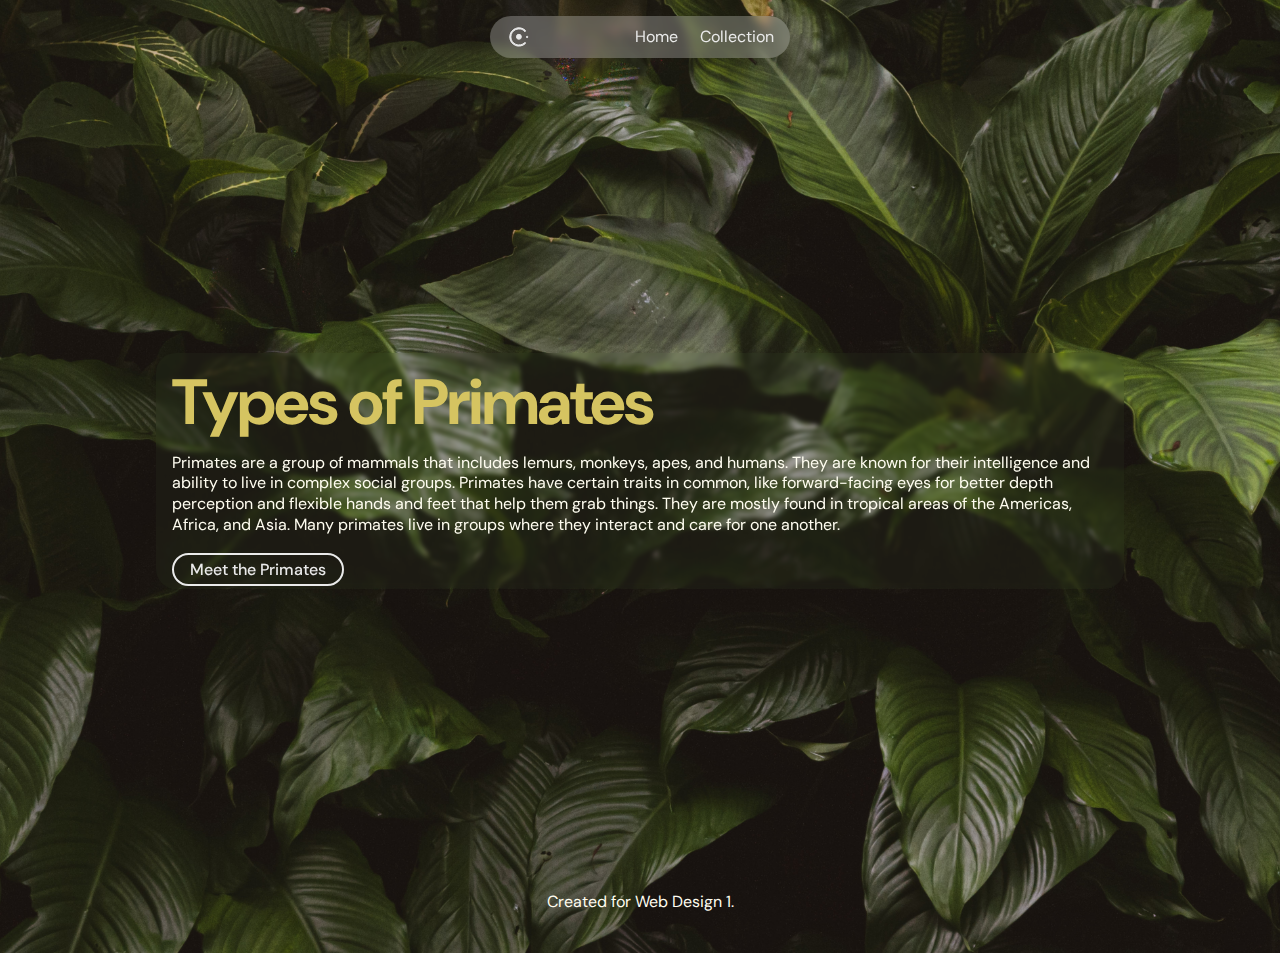
<file: index.html>
<!-- COLLECTION -->

<!DOCTYPE html>
<head>
  <title>Collection</title>
  <meta name="viewport" content="width=device-width, initial-scale=1">
  <link rel="stylesheet" href="styles.css">
  <!-- FONTS -->
  <link rel="preconnect" href="https://fonts.googleapis.com">
  <link rel="preconnect" href="https://fonts.gstatic.com" crossorigin>
  <link href="https://fonts.googleapis.com/css2?family=DM+Sans:ital,opsz,wght@0,9..40,100..1000;1,9..40,100..1000&display=swap" rel="stylesheet">
</head>


<body class="home">

  <!-- HEADER -->
  <header>

      <img src="images/collection-icon.svg" alt="logo">
      <a href="index.html">Home</a>
      <a href="collection.html">Collection</a>
  </header>



  <!-- MAIN CONTENT-->
  <main>

  <div class="max-width">

    <h1> Types of Primates </h1>

    <p> Primates are a group of mammals that includes lemurs, monkeys, apes, and humans. They are known for their intelligence and ability to live in complex social groups. Primates have certain traits in common, like forward-facing eyes for better depth perception and flexible hands and feet that help them grab things. They are mostly found in tropical areas of the Americas, Africa, and Asia. Many primates live in groups where they interact and care for one another. </p>

    <a href="collection.html" class="button">Meet the Primates</a>

  </main>

</div>


  <!-- FOOTER -->
  <footer>
    <p>Created for Web Design 1.</p>
  </footer>



</body>
</file>
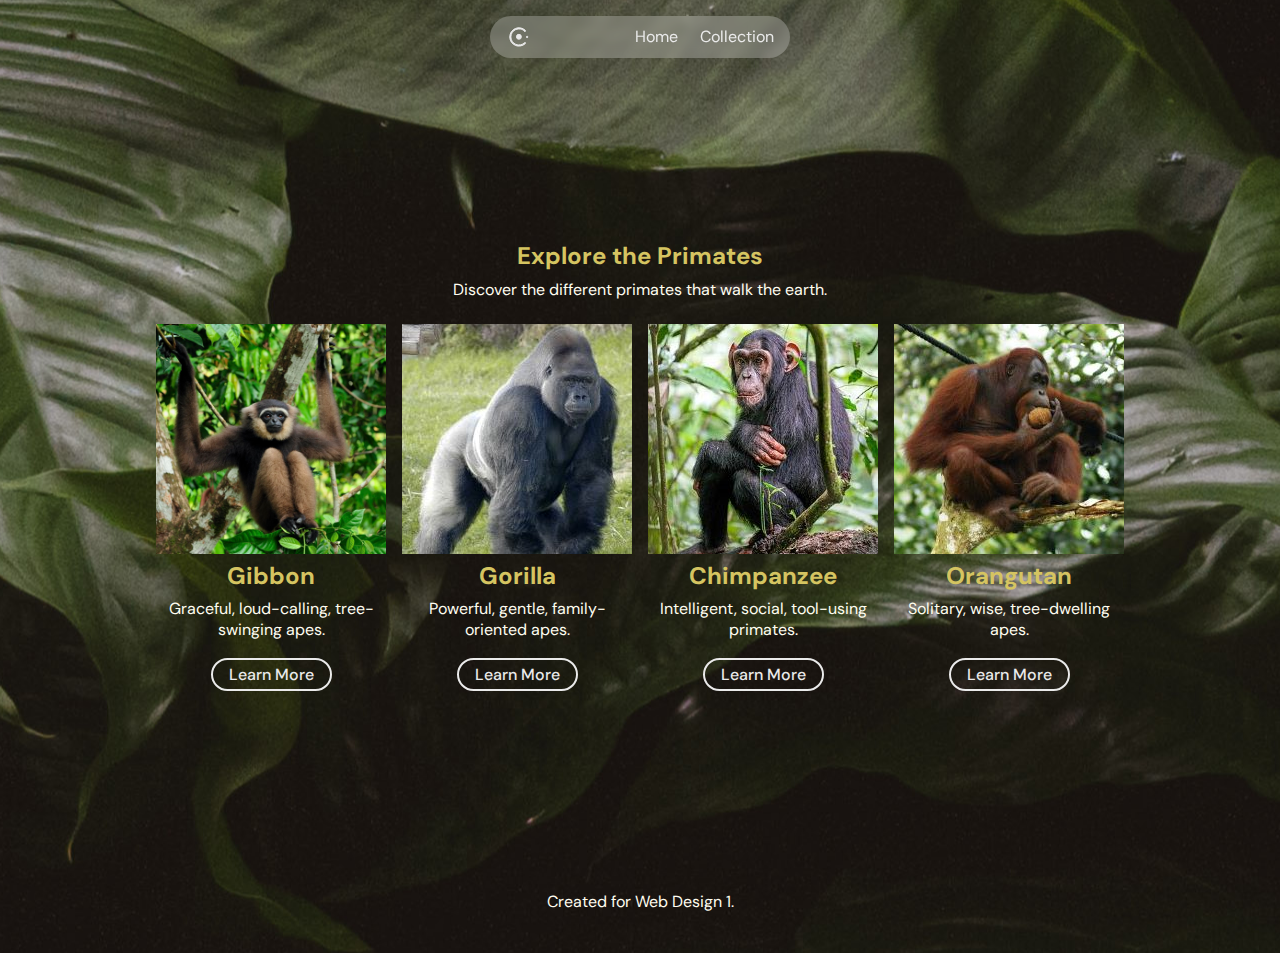
<file: collection.html>
<!-- COLLECTION -->

<!DOCTYPE html>
<head>
  <title>Collection | Types of Primates</title>
  <meta name="viewport" content="width=device-width, initial-scale=1">
  <link rel="stylesheet" href="styles.css">
  <!-- FONTS -->
  <link rel="preconnect" href="https://fonts.googleapis.com">
  <link rel="preconnect" href="https://fonts.gstatic.com" crossorigin>
  <link href="https://fonts.googleapis.com/css2?family=DM+Sans:ital,opsz,wght@0,9..40,100..1000;1,9..40,100..1000&display=swap" rel="stylesheet">
</head>


<body class="collect">

  <!-- HEADER -->
  <header>
      <img src="images/collection-icon.svg" alt="logo">
      <a href="index.html">Home</a>
      <a href="collection.html">Collection</a>
  </header>



  <!-- MAIN CONTENT-->
  <main class="center-content">

    <h2>Explore the Primates</h2>
    <p>Discover the different primates that walk the earth.</p>

    <div class="grid">

        <div>
            <img src="images/gibbon.jpg" alt="Gibbon Photo">
            <h2>Gibbon</h2>
            <p>Graceful, loud-calling, tree-swinging apes.</p>
            <a href="https://wildark.org/species/bornean-white-bearded-gibbon/" class="button" target="_blank">Learn More</a>
        </div>

        <div>
            <img src="images/gorilla.png" alt="Gorilla Photo">
            <h2>Gorilla</h2>
            <p>Powerful, gentle, family-oriented apes.</p>
            <a href="https://en.wikipedia.org/wiki/Gorilla" class="button" target="_blank">Learn More</a>
        </div>

        <div>
            <img src="images/chimp.png" alt="Chimpanzee Photo">
            <h2>Chimpanzee</h2>
            <p>Intelligent, social, tool-using primates.</p>
            <a href="https://en.wikipedia.org/wiki/Chimpanzee" class="button" target="_blank">Learn More</a>
        </div>

        <div>
            <img src="images/orangutan.png" alt="Orangutan Photo">
            <h2>Orangutan</h2>
            <p>Solitary, wise, tree-dwelling apes.</p>
            <a href="https://en.wikipedia.org/wiki/Orangutan" class="button" target="_blank">Learn More</a>
        </div>

    </div>

  </main>



  <!-- FOOTER -->
  <footer>
    <p>Created for Web Design 1.</p>
  </footer>



</body>
</file>
<file: styles.css>
/* COLLECTION */


* {
  box-sizing: border-box;
}

body {
  font-family: "DM Sans", sans-serif;
  background: #000000;
  color: #EAEAEA;
  margin: 0;
  padding: 0; 
  line-height: 1.3;
  font-size: 16px;
  min-height: 100vh;
  max-width: 100vw;
}

img {
  max-width: 100%;
}
 
main{
  min-height: 90vh;
  max-width: 1000px;
  margin: 0 auto;
  padding: 16px;
  display: grid;
  align-content: center;
}

footer{
  text-align: center;
  padding: 16px;
}

header{
  background-color: rgba(255, 255, 255, 0.25);
  max-width: 300px;
  margin: 0 auto;
  margin-top: 16px;
  padding: 8px 16px 8px 16px;
  border-radius: 32px;
  position: sticky;
  top: 16px;
  backdrop-filter: blur(5px);
  display: grid;
  grid-template-columns: 2fr 1fr 1fr;
  align-items: center;
}

.home{
  background-image: url(images/tree.jpg);
  background-size: cover;
  background-repeat: no-repeat;
  background-position: center;
}

.collect{
  background-image: url(images/tree.jpg);
  background-size: auto;
  background-repeat: no-repeat;
  background-position: center;
}

/* TYPOGRAPHY 
-------------------------------------------------- */

h1{
  font-size: 64px;
  margin-bottom: 0;
  margin-top: 0;
  letter-spacing: -2px;
  font-weight: 700;
  color: rgb(213, 196, 97);
}

h2{
  margin: 0;
  color: rgb(213, 196, 97);
}

p{
  font-weight: 400;
  margin-top: 8px;
  margin-bottom: 24px;
  color: rgb(255, 253, 240)
}

a{
  color: #EAEAEA;
  text-decoration: none;
  transition: all, 0.5s;
}

a:hover{
  color: #757575;
}

.button {
  border: 2px solid #EAEAEA;
  font-weight: 500;
  border-radius: 24px;
  padding: 4px 16px;
}

.button:hover{
  background-color: #EAEAEA;
  color: #000000;
}



/* GRID SYSTEM 
-------------------------------------------------- */

.grid{
  display: grid;
  grid-template-columns: repeat(auto-fit, minmax(200px, 1fr));
  gap: 16px;
}

.max-width{
  background-color: rgba(88, 142, 77, 0.066);
  backdrop-filter: blur(2px);
  border-radius: 20px;
  margin: 0 auto;
  margin-top: 16px;
  padding: 8px 16px 8px 16px;
}

.center-content{
  text-align: center;
}
</file>
